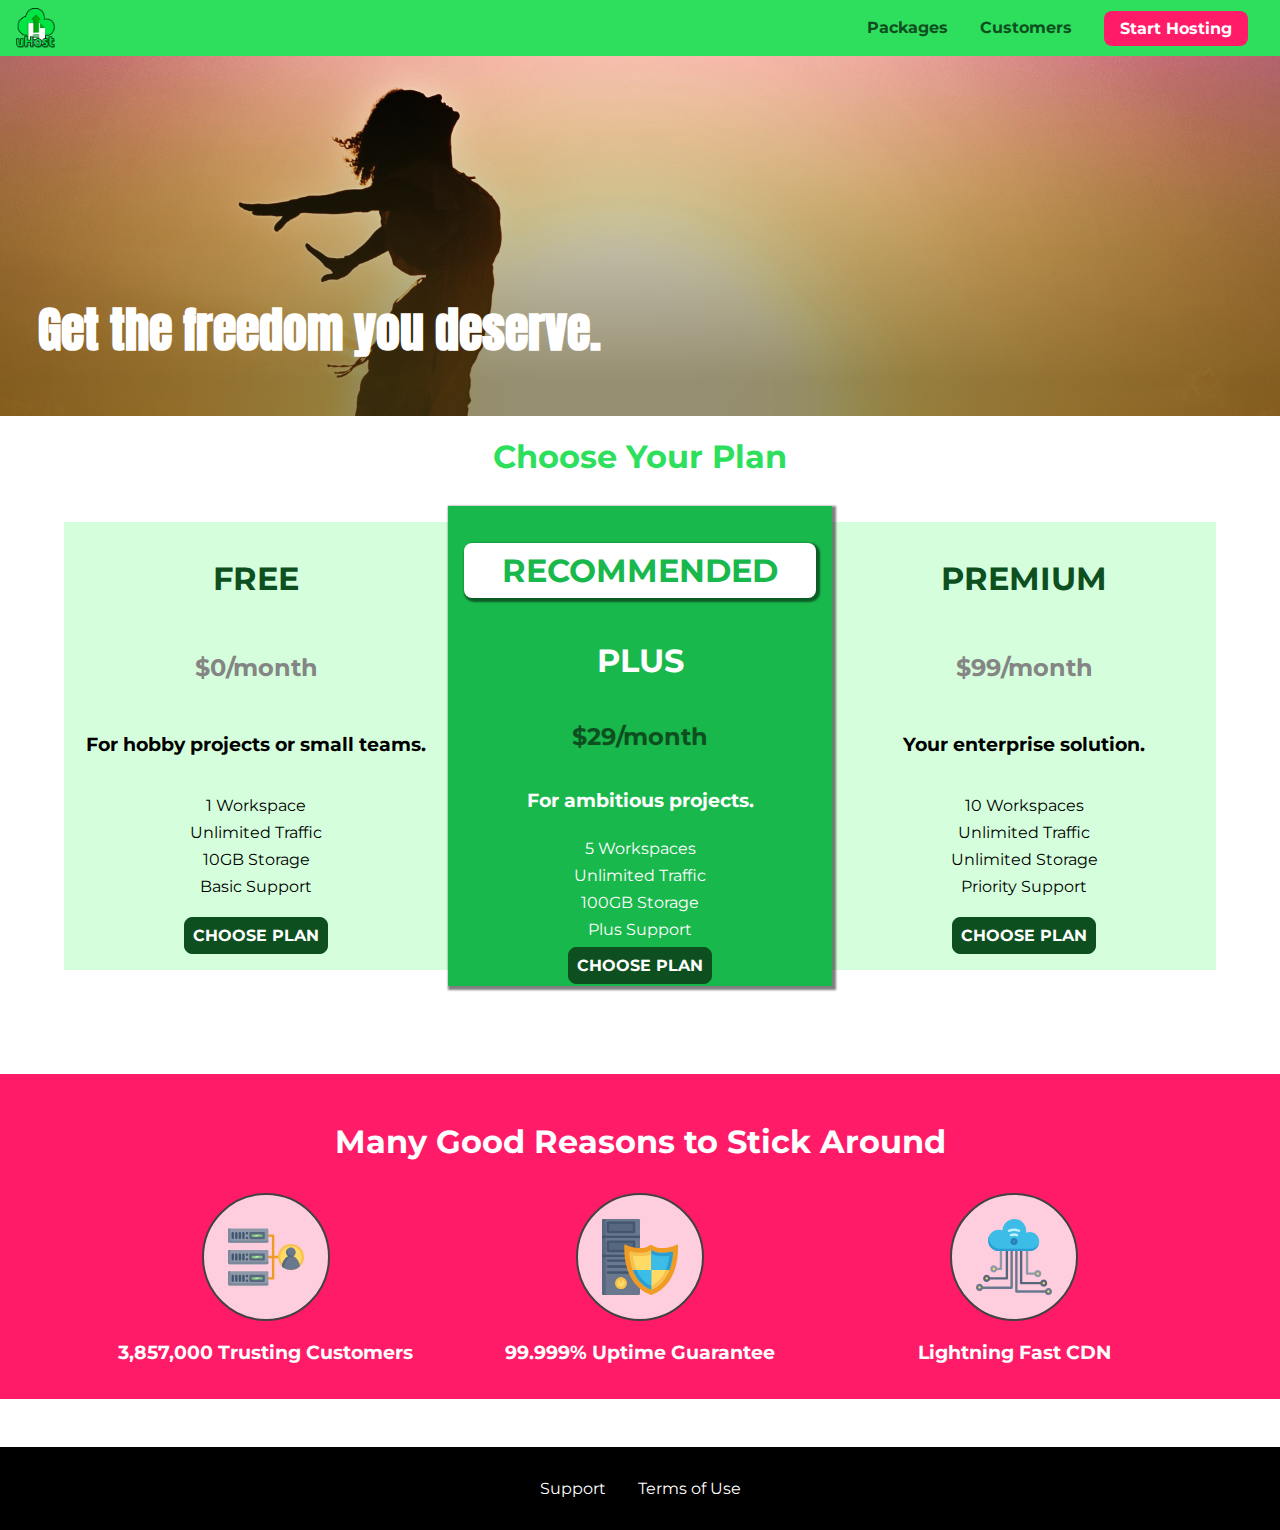
<file: index.html>
<!DOCTYPE html>
<html lang="en">
  <head>
    <meta charset="UTF-8" />
    <meta http-equiv="X-UA-Compatible" content="ie=edge" />
    <meta name="viewport" content="width=device-width, initial-scale=1.0" />
    <title>uHost</title>
    <link rel="shortcut icon" href="favicon.png" />
    <link
      href="https://fonts.googleapis.com/css?family=Anton"
      rel="stylesheet"
    />
    <link
      href="https://fonts.googleapis.com/css?family=Montserrat:400,700"
      rel="stylesheet"
    />
    <link rel="stylesheet" href="shared.css" />
    <link rel="stylesheet" href="main.css" />
  </head>

  <body>
    <div class="backdrop"></div>
    <div class="modal">
      <h1 class="modal__title">Do you want to continue?</h1>
      <div class="modal__actions">
        <a href="start-hosting/index.html" class="modal__action">Yes!</a>
        <button class="modal__action modal__action--negative" type="button">
          No!
        </button>
      </div>
    </div>
    <header class="main-header">
      <div>
        <button class="toggle-button">
          <span class="toggle-button__bar"></span>
          <span class="toggle-button__bar"></span>
          <span class="toggle-button__bar"></span>
        </button>
        <a href="index.html" class="main-header__brand">
          <img src="images/uhost-icon.png" alt="uHost" />
        </a>
      </div>
      <nav class="main-nav">
        <ul class="main-nav__items">
          <li class="main-nav__item">
            <a href="packages/index.html">Packages</a>
          </li>
          <li class="main-nav__item">
            <a href="customers/index.html">Customers</a>
          </li>
          <li class="main-nav__item main-nav__item--cta">
            <a href="start-hosting/index.html">Start Hosting</a>
          </li>
        </ul>
      </nav>
    </header>
    <nav class="mobile-nav">
      <ul class="mobile-nav__items">
        <li class="mobile-nav__item">
          <a href="packages/index.html">Packages</a>
        </li>
        <li class="mobile-nav__item">
          <a href="customers/index.html">Customers</a>
        </li>
        <li class="mobile-nav__item mobile-nav__item--cta">
          <a href="start-hosting/index.html">Start Hosting</a>
        </li>
      </ul>
    </nav>
    <main>
      <section id="product-overview">
        <h1>Get the freedom you deserve.</h1>
      </section>
      <section id="plans">
        <h1 class="section-title">Choose Your Plan</h1>
        <div class="plan__list">
          <article class="plan">
            <h1 class="plan__title">FREE</h1>
            <h2 class="plan__price">$0/month</h2>
            <h3>For hobby projects or small teams.</h3>
            <ul class="plan__features">
              <li class="plan__feature">1 Workspace</li>
              <li class="plan__feature">Unlimited Traffic</li>
              <li class="plan__feature">10GB Storage</li>
              <li class="plan__feature">Basic Support</li>
            </ul>
            <div>
              <button class="button">CHOOSE PLAN</button>
            </div>
          </article>
          <article class="plan plan--highlighted">
            <h1 class="plan__annotation">RECOMMENDED</h1>
            <h1 class="plan__title">PLUS</h1>
            <h2 class="plan__price">$29/month</h2>
            <h3>For ambitious projects.</h3>
            <ul class="plan__features">
              <li class="plan__feature">5 Workspaces</li>
              <li class="plan__feature">Unlimited Traffic</li>
              <li class="plan__feature">100GB Storage</li>
              <li class="plan__feature">Plus Support</li>
            </ul>
            <div>
              <button class="button">CHOOSE PLAN</button>
            </div>
          </article>
          <article class="plan">
            <h1 class="plan__title">PREMIUM</h1>
            <h2 class="plan__price">$99/month</h2>
            <h3>Your enterprise solution.</h3>
            <ul class="plan__features">
              <li class="plan__feature">10 Workspaces</li>
              <li class="plan__feature">Unlimited Traffic</li>
              <li class="plan__feature">Unlimited Storage</li>
              <li class="plan__feature">Priority Support</li>
            </ul>
            <div>
              <button class="button">CHOOSE PLAN</button>
            </div>
          </article>
        </div>
      </section>
      <section id="key-features">
        <h1 class="section-title">Many Good Reasons to Stick Around</h1>
        <ul class="key-feature__list">
          <li class="key-feature">
            <div class="key-feature__image">
              <svg viewBox="0 0 512 512">
                <path
                  style="fill: #f09b24;"
                  d="M344,248h-32V112c0-4.418-3.582-8-8-8h-40c-4.418,0-8,3.582-8,8s3.582,8,8,8h32v128h-32  c-4.418,0-8,3.582-8,8s3.582,8,8,8h32v128h-32c-4.418,0-8,3.582-8,8s3.582,8,8,8h40c4.418,0,8-3.582,8-8V264h32c4.418,0,8-3.582,8-8  S348.418,248,344,248z"
                />
                <path
                  style="fill: #8e9aa9;"
                  d="M264,64H8c-4.418,0-8,3.582-8,8v80c0,4.418,3.582,8,8,8h256c4.418,0,8-3.582,8-8V72  C272,67.582,268.418,64,264,64z"
                />
                <path
                  style="fill: #7c899b;"
                  d="M24,144c-4.418,0-8-3.582-8-8V64H8c-4.418,0-8,3.582-8,8v80c0,4.418,3.582,8,8,8h256  c4.418,0,8-3.582,8-8v-8H24z"
                />
                <rect
                  x="152"
                  y="96"
                  style="fill: #b8e3a8;"
                  width="88"
                  height="32"
                />
                <g>
                  <polygon
                    style="fill: #7ec97d;"
                    points="152,96 152,128 166,128 198,96  "
                  />
                  <polygon
                    style="fill: #7ec97d;"
                    points="220,96 188,128 240,128 240,96  "
                  />
                </g>
                <path
                  style="fill: #56677e;"
                  d="M240,136h-88c-4.418,0-8-3.582-8-8V96c0-4.418,3.582-8,8-8h88c4.418,0,8,3.582,8,8v32  C248,132.418,244.418,136,240,136z M160,120h72v-16h-72V120z"
                />
                <g>
                  <path
                    style="fill: #435670;"
                    d="M32,136c-4.418,0-8-3.582-8-8V96c0-4.418,3.582-8,8-8s8,3.582,8,8v32C40,132.418,36.418,136,32,136z   "
                  />
                  <path
                    style="fill: #435670;"
                    d="M56,136c-4.418,0-8-3.582-8-8V96c0-4.418,3.582-8,8-8s8,3.582,8,8v32C64,132.418,60.418,136,56,136z   "
                  />
                  <path
                    style="fill: #435670;"
                    d="M80,136c-4.418,0-8-3.582-8-8V96c0-4.418,3.582-8,8-8s8,3.582,8,8v32C88,132.418,84.418,136,80,136z   "
                  />
                  <path
                    style="fill: #435670;"
                    d="M104,136c-4.418,0-8-3.582-8-8V96c0-4.418,3.582-8,8-8s8,3.582,8,8v32   C112,132.418,108.418,136,104,136z"
                  />
                  <path
                    style="fill: #435670;"
                    d="M128,105c-4.418,0-8-3.582-8-8v-1c0-4.418,3.582-8,8-8s8,3.582,8,8v1   C136,101.418,132.418,105,128,105z"
                  />
                  <path
                    style="fill: #435670;"
                    d="M128,136c-4.418,0-8-3.582-8-8v-1c0-4.418,3.582-8,8-8s8,3.582,8,8v1   C136,132.418,132.418,136,128,136z"
                  />
                </g>
                <path
                  style="fill: #8e9aa9;"
                  d="M264,208H8c-4.418,0-8,3.582-8,8v80c0,4.418,3.582,8,8,8h256c4.418,0,8-3.582,8-8v-80  C272,211.582,268.418,208,264,208z"
                />
                <path
                  style="fill: #7c899b;"
                  d="M24,288c-4.418,0-8-3.582-8-8v-72H8c-4.418,0-8,3.582-8,8v80c0,4.418,3.582,8,8,8h256  c4.418,0,8-3.582,8-8v-8H24z"
                />
                <rect
                  x="152"
                  y="240"
                  style="fill: #b8e3a8;"
                  width="88"
                  height="32"
                />
                <g>
                  <polygon
                    style="fill: #7ec97d;"
                    points="152,240 152,272 166,272 198,240  "
                  />
                  <polygon
                    style="fill: #7ec97d;"
                    points="220,240 188,272 240,272 240,240  "
                  />
                </g>
                <path
                  style="fill: #56677e;"
                  d="M240,280h-88c-4.418,0-8-3.582-8-8v-32c0-4.418,3.582-8,8-8h88c4.418,0,8,3.582,8,8v32  C248,276.418,244.418,280,240,280z M160,264h72v-16h-72V264z"
                />
                <g>
                  <path
                    style="fill: #435670;"
                    d="M32,280c-4.418,0-8-3.582-8-8v-32c0-4.418,3.582-8,8-8s8,3.582,8,8v32C40,276.418,36.418,280,32,280   z"
                  />
                  <path
                    style="fill: #435670;"
                    d="M56,280c-4.418,0-8-3.582-8-8v-32c0-4.418,3.582-8,8-8s8,3.582,8,8v32C64,276.418,60.418,280,56,280   z"
                  />
                  <path
                    style="fill: #435670;"
                    d="M80,280c-4.418,0-8-3.582-8-8v-32c0-4.418,3.582-8,8-8s8,3.582,8,8v32C88,276.418,84.418,280,80,280   z"
                  />
                  <path
                    style="fill: #435670;"
                    d="M104,280c-4.418,0-8-3.582-8-8v-32c0-4.418,3.582-8,8-8s8,3.582,8,8v32   C112,276.418,108.418,280,104,280z"
                  />
                  <path
                    style="fill: #435670;"
                    d="M128,249c-4.418,0-8-3.582-8-8v-1c0-4.418,3.582-8,8-8s8,3.582,8,8v1   C136,245.418,132.418,249,128,249z"
                  />
                  <path
                    style="fill: #435670;"
                    d="M128,280c-4.418,0-8-3.582-8-8v-1c0-4.418,3.582-8,8-8s8,3.582,8,8v1   C136,276.418,132.418,280,128,280z"
                  />
                </g>
                <path
                  style="fill: #8e9aa9;"
                  d="M264,352H8c-4.418,0-8,3.582-8,8v80c0,4.418,3.582,8,8,8h256c4.418,0,8-3.582,8-8v-80  C272,355.582,268.418,352,264,352z"
                />
                <path
                  style="fill: #7c899b;"
                  d="M24,432c-4.418,0-8-3.582-8-8v-72H8c-4.418,0-8,3.582-8,8v80c0,4.418,3.582,8,8,8h256  c4.418,0,8-3.582,8-8v-8H24z"
                />
                <rect
                  x="152"
                  y="384"
                  style="fill: #b8e3a8;"
                  width="88"
                  height="32"
                />
                <g>
                  <polygon
                    style="fill: #7ec97d;"
                    points="152,384 152,416 166,416 198,384  "
                  />
                  <polygon
                    style="fill: #7ec97d;"
                    points="220,384 188,416 240,416 240,384  "
                  />
                </g>
                <path
                  style="fill: #56677e;"
                  d="M240,424h-88c-4.418,0-8-3.582-8-8v-32c0-4.418,3.582-8,8-8h88c4.418,0,8,3.582,8,8v32  C248,420.418,244.418,424,240,424z M160,408h72v-16h-72V408z"
                />
                <g>
                  <path
                    style="fill: #435670;"
                    d="M32,424c-4.418,0-8-3.582-8-8v-32c0-4.418,3.582-8,8-8s8,3.582,8,8v32C40,420.418,36.418,424,32,424   z"
                  />
                  <path
                    style="fill: #435670;"
                    d="M56,424c-4.418,0-8-3.582-8-8v-32c0-4.418,3.582-8,8-8s8,3.582,8,8v32C64,420.418,60.418,424,56,424   z"
                  />
                  <path
                    style="fill: #435670;"
                    d="M80,424c-4.418,0-8-3.582-8-8v-32c0-4.418,3.582-8,8-8s8,3.582,8,8v32C88,420.418,84.418,424,80,424   z"
                  />
                  <path
                    style="fill: #435670;"
                    d="M104,424c-4.418,0-8-3.582-8-8v-32c0-4.418,3.582-8,8-8s8,3.582,8,8v32   C112,420.418,108.418,424,104,424z"
                  />
                  <path
                    style="fill: #435670;"
                    d="M128,393c-4.418,0-8-3.582-8-8v-1c0-4.418,3.582-8,8-8s8,3.582,8,8v1   C136,389.418,132.418,393,128,393z"
                  />
                  <path
                    style="fill: #435670;"
                    d="M128,424c-4.418,0-8-3.582-8-8v-1c0-4.418,3.582-8,8-8s8,3.582,8,8v1   C136,420.418,132.418,424,128,424z"
                  />
                </g>
                <path
                  style="fill: #f7c14d;"
                  d="M424,168c-48.523,0-88,39.477-88,88s39.477,88,88,88s88-39.477,88-88S472.523,168,424,168z"
                />
                <path
                  style="fill: #ffdb66;"
                  d="M424,184c-39.701,0-72,32.299-72,72s32.299,72,72,72s72-32.299,72-72S463.701,184,424,184z"
                />
                <path
                  style="fill: #69788d;"
                  d="M484.893,314.16C476.393,274.588,451.922,248,424,248s-52.393,26.588-60.893,66.16  c-0.605,2.82,0.354,5.749,2.511,7.664C381.731,336.124,402.465,344,424,344s42.269-7.876,58.381-22.176  C484.539,319.909,485.498,316.98,484.893,314.16z"
                />
                <path
                  style="fill: #56677e;"
                  d="M434.053,249.171C430.768,248.403,427.411,248,424,248c-27.922,0-52.393,26.588-60.893,66.16  c-0.605,2.82,0.354,5.749,2.511,7.664c3.383,3.002,6.979,5.703,10.734,8.125C384.904,286.243,407.373,255.378,434.053,249.171z"
                />
                <path
                  style="fill: #69788d;"
                  d="M424,192c-17.645,0-32,14.355-32,32s14.355,32,32,32s32-14.355,32-32S441.645,192,424,192z"
                />
                <path
                  style="fill: #56677e;"
                  d="M432,248c-17.645,0-32-14.355-32-32c0-6.783,2.128-13.076,5.742-18.258  C397.444,203.53,392,213.138,392,224c0,17.645,14.355,32,32,32c10.862,0,20.471-5.444,26.258-13.742  C445.076,245.872,438.783,248,432,248z"
                />
              </svg>
            </div>
            <p class="key-feature__description">3,857,000 Trusting Customers</p>
          </li>
          <li class="key-feature">
            <div class="key-feature__image">
              <svg viewBox="0 0 512 512">
                <path
                  style="fill: #69788d;"
                  d="M248,0H8C3.582,0,0,3.582,0,8v496c0,4.418,3.582,8,8,8h240c4.418,0,8-3.582,8-8V8  C256,3.582,252.418,0,248,0z"
                />
                <path
                  style="fill: #56677e;"
                  d="M24,504V8c0-4.418,3.582-8,8-8H8C3.582,0,0,3.582,0,8v496c0,4.418,3.582,8,8,8h24  C27.582,512,24,508.418,24,504z"
                />
                <g>
                  <rect
                    x="0"
                    y="112"
                    style="fill: #435670;"
                    width="256"
                    height="16"
                  />
                  <rect
                    x="0"
                    y="240"
                    style="fill: #435670;"
                    width="256"
                    height="16"
                  />
                </g>
                <path
                  style="fill: #f7c14d;"
                  d="M128,392c-22.056,0-40,17.944-40,40s17.944,40,40,40s40-17.944,40-40S150.056,392,128,392z"
                />
                <path
                  style="fill: #ffdb66;"
                  d="M128,408c-13.233,0-24,10.767-24,24s10.767,24,24,24s24-10.767,24-24S141.233,408,128,408z"
                />
                <path
                  style="fill: #f7c14d;"
                  d="M128,392c-2.739,0-5.414,0.278-8,0.805V424c0,4.418,3.582,8,8,8c4.418,0,8-3.582,8-8v-31.195  C133.414,392.278,130.739,392,128,392z"
                />
                <g>
                  <path
                    style="fill: #435670;"
                    d="M216,288H40c-4.418,0-8-3.582-8-8s3.582-8,8-8h176c4.418,0,8,3.582,8,8S220.418,288,216,288z"
                  />
                  <path
                    style="fill: #435670;"
                    d="M216,328H40c-4.418,0-8-3.582-8-8s3.582-8,8-8h176c4.418,0,8,3.582,8,8S220.418,328,216,328z"
                  />
                  <path
                    style="fill: #435670;"
                    d="M216,368H40c-4.418,0-8-3.582-8-8s3.582-8,8-8h176c4.418,0,8,3.582,8,8S220.418,368,216,368z"
                  />
                  <path
                    style="fill: #435670;"
                    d="M216,16H40c-4.418,0-8,3.582-8,8v64c0,4.418,3.582,8,8,8h176c4.418,0,8-3.582,8-8V24   C224,19.582,220.418,16,216,16z"
                  />
                </g>
                <rect
                  x="48"
                  y="32"
                  style="fill: #56677e;"
                  width="160"
                  height="48"
                />
                <path
                  style="fill: #435670;"
                  d="M216,144H40c-4.418,0-8,3.582-8,8v64c0,4.418,3.582,8,8,8h176c4.418,0,8-3.582,8-8v-64  C224,147.582,220.418,144,216,144z"
                />
                <rect
                  x="48"
                  y="160"
                  style="fill: #56677e;"
                  width="160"
                  height="48"
                />
                <path
                  style="fill: #f09b24;"
                  d="M511.747,180.237c-0.194-6.537-8.107-10.107-13.135-5.894c-5.6,4.693-42.904,21.282-98.514,21.282  c-33.45,0-64.625-20.999-64.929-21.206c-2.9-1.991-6.764-1.85-9.512,0.346c-2.677,2.135-27.201,20.86-63.793,20.86  c-55.607,0-92.914-16.589-98.515-21.282c-5.028-4.211-12.941-0.645-13.135,5.894c-1.634,54.834,4.655,105.941,18.693,151.903  c12.096,39.604,29.759,74.047,52.497,102.373c27.538,34.304,62.743,59.882,104.66,76.045c3.069,1.918,6.757,1.921,9.83,0  c41.917-16.163,77.122-41.741,104.66-76.045c22.738-28.326,40.401-62.77,52.497-102.373  C507.092,286.179,513.381,235.071,511.747,180.237z"
                />
                <path
                  style="fill: #f7c14d;"
                  d="M476.21,221.226c-1.953-1.631-4.568-2.235-7.036-1.628c-21.686,5.327-44.926,8.028-69.075,8.028  c-25.926,0-49.633-8.975-64.955-16.504c-2.307-1.134-5.016-1.091-7.284,0.116c-14.059,7.477-36.919,16.388-65.994,16.388  c-24.153,0-47.394-2.701-69.075-8.028c-5.155-1.268-10.221,2.966-9.894,8.261c2.077,33.693,7.668,65.635,16.616,94.935  c22.774,74.565,66.139,126.334,128.888,153.868c2.032,0.891,4.397,0.891,6.43,0c61.777-27.107,104.716-78.876,127.62-153.868  c8.948-29.3,14.539-61.241,16.616-94.935C479.224,225.319,478.163,222.856,476.21,221.226z"
                />
                <path
                  style="fill: #ffdb66;"
                  d="M331.609,451.727c-52.604-25.289-89.304-70.987-109.144-135.944  c-6.532-21.39-11.162-44.336-13.82-68.447c17.133,2.852,34.952,4.291,53.22,4.291c29.394,0,53.376-7.793,69.978-15.561  c17.44,7.736,41.656,15.561,68.256,15.561c18.267,0,36.085-1.439,53.219-4.291c-2.659,24.112-7.288,47.06-13.82,68.448  C419.545,381.108,383.27,426.805,331.609,451.727z"
                />
                <g>
                  <path
                    style="fill: #2c9dd4;"
                    d="M479.066,227.858c0.157-2.539-0.903-5.002-2.856-6.633s-4.568-2.235-7.036-1.628   c-21.686,5.327-44.926,8.028-69.075,8.028c-25.926,0-49.633-8.975-64.955-16.504c-1.057-0.52-2.2-0.78-3.345-0.806l-0.072,133.351   h123.601c2.556-6.746,4.933-13.702,7.123-20.874C471.398,293.493,476.989,261.552,479.066,227.858z"
                  />
                  <path
                    style="fill: #2c9dd4;"
                    d="M206.658,343.667c24.153,63.42,65.028,108.108,121.743,132.995c1.031,0.452,2.147,0.673,3.263,0.666   l0.063-133.661H206.658z"
                  />
                </g>
                <g>
                  <path
                    style="fill: #3cbde8;"
                    d="M439.497,315.783c6.532-21.389,11.161-44.336,13.82-68.448c-17.134,2.852-34.952,4.291-53.219,4.291   c-26.6,0-50.815-7.824-68.256-15.561l-0.116,107.601h97.758C433.179,334.807,436.524,325.518,439.497,315.783z"
                  />
                  <path
                    style="fill: #3cbde8;"
                    d="M232.523,343.667c21.144,50.298,54.363,86.56,99.087,108.06l0.117-108.06H232.523z"
                  />
                </g>
              </svg>
            </div>
            <p class="key-feature__description">99.999% Uptime Guarantee</p>
          </li>
          <li class="key-feature">
            <div class="key-feature__image">
              <svg viewBox="0 0 512 512">
                <path
                  style="fill: #8e9aa9;"
                  d="M168,200c-4.418,0-8,3.582-8,8v120h-17.376c-3.302-9.311-12.194-16-22.624-16  c-13.234,0-24,10.767-24,24s10.766,24,24,24c10.429,0,19.321-6.689,22.624-16H168c4.418,0,8-3.582,8-8V208  C176,203.582,172.418,200,168,200z"
                />
                <path
                  style="fill: #ffdb66;"
                  d="M120,328c-4.411,0-8,3.589-8,8s3.589,8,8,8s8-3.589,8-8S124.411,328,120,328z"
                />
                <path
                  style="fill: #56677e;"
                  d="M208,200c-4.418,0-8,3.582-8,8v184H94.624C91.322,382.689,82.43,376,72,376  c-13.234,0-24,10.767-24,24s10.766,24,24,24c10.429,0,19.321-6.689,22.624-16H208c4.418,0,8-3.582,8-8V208  C216,203.582,212.418,200,208,200z"
                />
                <path
                  style="fill: #ffdb66;"
                  d="M72,392c-4.411,0-8,3.589-8,8s3.589,8,8,8s8-3.589,8-8S76.411,392,72,392z"
                />
                <path
                  style="fill: #69788d;"
                  d="M240,208c-4.418,0-8,3.582-8,8v239H47.24c-2.671-10.34-12.078-18-23.24-18c-13.234,0-24,10.767-24,24  s10.766,24,24,24c9.666,0,18.009-5.747,21.809-14H240c4.418,0,8-3.582,8-8V216C248,211.582,244.418,208,240,208z"
                />
                <path
                  style="fill: #ffdb66;"
                  d="M24,453c-4.411,0-8,3.589-8,8s3.589,8,8,8s8-3.589,8-8S28.411,453,24,453z"
                />
                <path
                  style="fill: #69788d;"
                  d="M488,464c-10.429,0-19.321,6.689-22.624,16H280V208c0-4.418-3.582-8-8-8s-8,3.582-8,8v280  c0,4.418,3.582,8,8,8h193.376c3.302,9.311,12.194,16,22.624,16c13.234,0,24-10.767,24-24S501.234,464,488,464z"
                />
                <path
                  style="fill: #ffdb66;"
                  d="M488,480c-4.411,0-8,3.589-8,8s3.589,8,8,8s8-3.589,8-8S492.411,480,488,480z"
                />
                <path
                  style="fill: #56677e;"
                  d="M456,408c-10.429,0-19.321,6.689-22.624,16H312V208c0-4.418-3.582-8-8-8s-8,3.582-8,8v224  c0,4.418,3.582,8,8,8h129.376c3.302,9.311,12.194,16,22.624,16c13.234,0,24-10.767,24-24S469.234,408,456,408z"
                />
                <path
                  style="fill: #ffdb66;"
                  d="M456,424c-4.411,0-8,3.589-8,8s3.589,8,8,8s8-3.589,8-8S460.411,424,456,424z"
                />
                <path
                  style="fill: #8e9aa9;"
                  d="M416,344c-10.429,0-19.321,6.689-22.624,16H352V208c0-4.418-3.582-8-8-8s-8,3.582-8,8v160  c0,4.418,3.582,8,8,8h49.376c3.302,9.311,12.194,16,22.624,16c13.234,0,24-10.767,24-24S429.234,344,416,344z"
                />
                <path
                  style="fill: #ffdb66;"
                  d="M416,360c-4.411,0-8,3.589-8,8s3.589,8,8,8s8-3.589,8-8S420.411,360,416,360z"
                />
                <path
                  style="fill: #3cbde8;"
                  d="M362,88c-8.741,0-17.231,1.751-25.06,5.085C337.646,88.797,338,84.43,338,80  c0-44.112-35.888-80-80-80c-42.823,0-77.895,33.816-79.909,76.149C170.393,73.415,162.244,72,154,72c-39.701,0-72,32.299-72,72  s32.299,72,72,72h208c35.29,0,64-28.71,64-64S397.29,88,362,88z"
                />
                <path
                  style="fill: #2c9dd4;"
                  d="M368,200H160c-39.701,0-72-32.299-72-72c0-5.863,0.721-11.559,2.05-17.019  C84.918,120.88,82,132.102,82,144c0,39.701,32.299,72,72,72h208c30.389,0,55.88-21.296,62.379-49.743  C413.565,186.327,392.352,200,368,200z"
                />
                <path
                  style="fill: #2a7db5;"
                  d="M256,128c-13.234,0-24,10.767-24,24s10.766,24,24,24c13.233,0,24-10.767,24-24S269.233,128,256,128z"
                />
                <path
                  style="fill: #2c9dd4;"
                  d="M256,144c-4.411,0-8,3.589-8,8s3.589,8,8,8c4.411,0,8-3.589,8-8S260.411,144,256,144z"
                />
                <g>
                  <path
                    style="fill: #c5f1fa;"
                    d="M221.755,87.695c-2.994,0-5.864-1.688-7.233-4.572c-1.894-3.991-0.194-8.763,3.798-10.657   C230.157,66.849,242.834,64,256,64c13.166,0,25.844,2.849,37.68,8.466c3.992,1.895,5.692,6.666,3.798,10.657   s-6.666,5.692-10.657,3.798C277.144,82.328,266.774,80,256,80c-10.774,0-21.144,2.328-30.821,6.921   C224.072,87.446,222.904,87.695,221.755,87.695z"
                  />
                  <path
                    style="fill: #c5f1fa;"
                    d="M276.545,116.618c-1.148,0-2.316-0.249-3.424-0.774C267.745,113.293,261.985,112,256,112   c-5.985,0-11.745,1.293-17.121,3.844c-3.991,1.895-8.763,0.192-10.657-3.798c-1.894-3.992-0.193-8.764,3.798-10.657   C239.557,97.813,247.625,96,256,96c8.376,0,16.444,1.813,23.98,5.389c3.991,1.894,5.692,6.665,3.798,10.657   C282.41,114.93,279.539,116.618,276.545,116.618z"
                  />
                </g>
              </svg>
            </div>
            <p class="key-feature__description">Lightning Fast CDN</p>
          </li>
        </ul>
      </section>
    </main>
    <footer class="main-footer">
      <nav>
        <ul class="main-footer__links">
          <li class="main-footer__link">
            <a href="#">Support</a>
          </li>
          <li class="main-footer__link">
            <a href="#">Terms of Use</a>
          </li>
        </ul>
      </nav>
    </footer>
    <script src="shared.js"></script>
  </body>
</html>
</file>
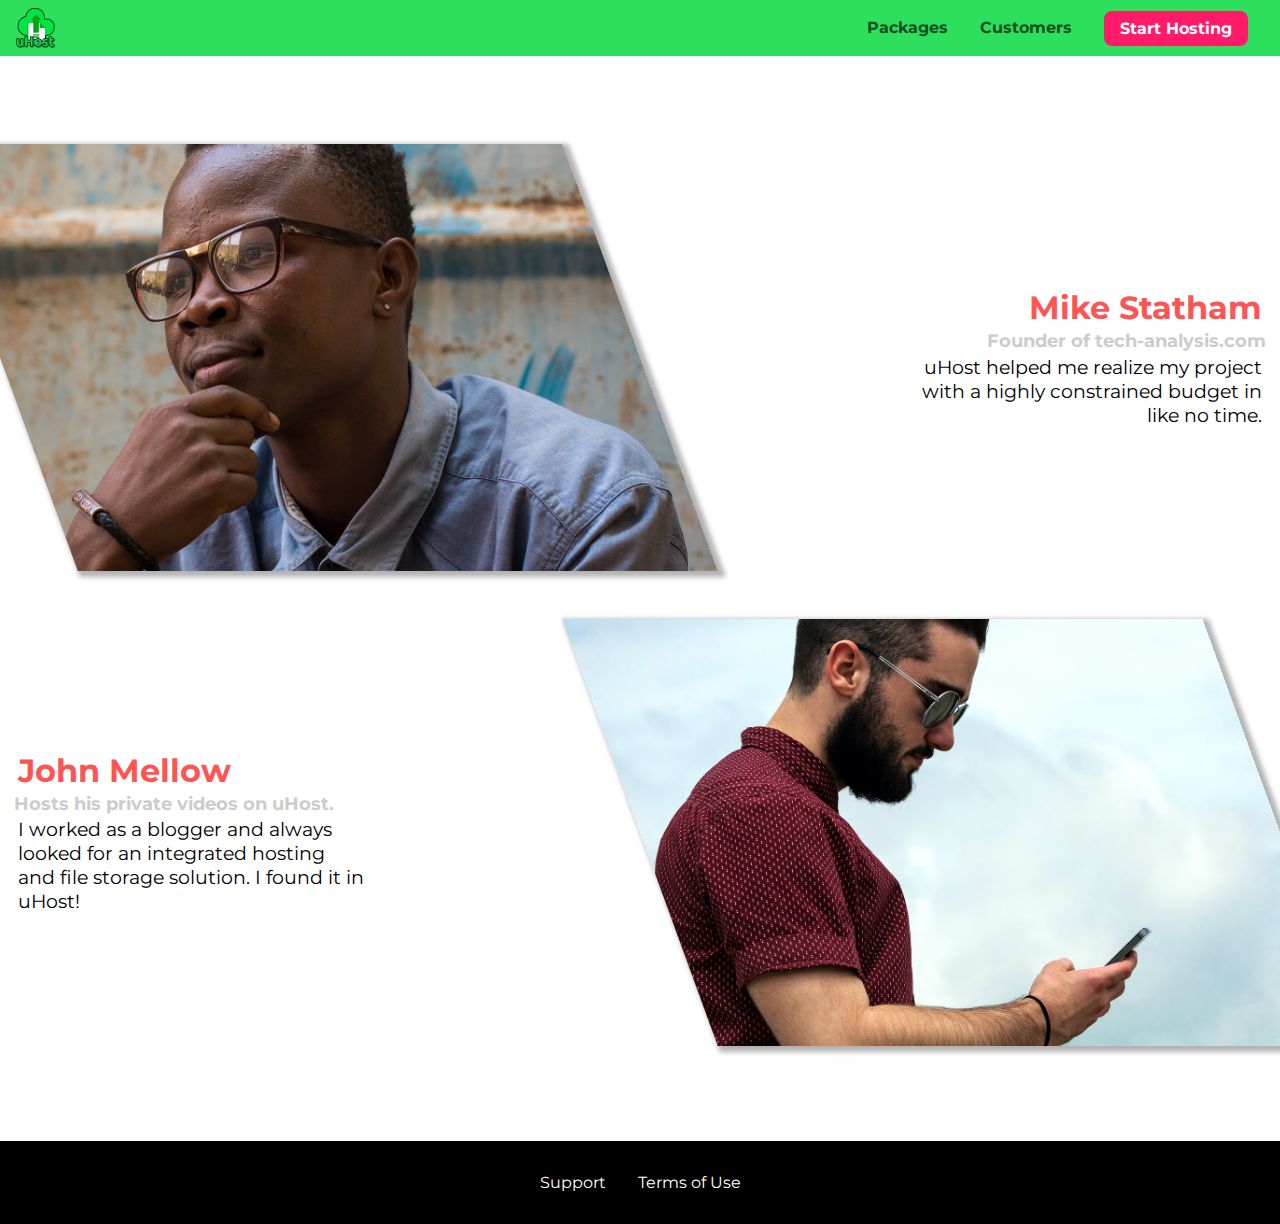
<file: customers/index.html>
<!DOCTYPE html>
<html lang="en">
  <head>
    <meta charset="UTF-8" />
    <meta name="viewport" content="width=device-width, initial-scale=1.0" />
    <meta http-equiv="X-UA-Compatible" content="ie=edge" />
    <meta name="viewport" content="width=device-width, initial-scale=1.0" />
    <title>uHost Customers</title>
    <link rel="shortcut icon" href="../favicon.png" />
    <link rel="stylesheet" href="../shared.css" />
    <link rel="stylesheet" href="customers.css" />
  </head>

  <body>
    <div class="backdrop"></div>
    <header class="main-header">
      <div>
        <button class="toggle-button">
          <span class="toggle-button__bar"></span>
          <span class="toggle-button__bar"></span>
          <span class="toggle-button__bar"></span>
        </button>
        <a href="../index.html" class="main-header__brand">
          <img src="../images/uhost-icon.png" alt="uHost" />
        </a>
      </div>
      <nav class="main-nav">
        <ul class="main-nav__items">
          <li class="main-nav__item">
            <a href="../packages/index.html">Packages</a>
          </li>
          <li class="main-nav__item">
            <a href="index.html">Customers</a>
          </li>
          <li class="main-nav__item main-nav__item--cta">
            <a href="../start-hosting/index.html">Start Hosting</a>
          </li>
        </ul>
      </nav>
    </header>
    <nav class="mobile-nav">
      <ul class="mobile-nav__items">
        <li class="mobile-nav__item">
          <a href="../packages/index.html">Packages</a>
        </li>
        <li class="mobile-nav__item">
          <a href="index.html">Customers</a>
        </li>
        <li class="mobile-nav__item mobile-nav__item--cta">
          <a href="../start-hosting/index.html">Start Hosting</a>
        </li>
      </ul>
    </nav>
    <main>
      <div>
        <div class="testimonial" id="customer-1">
          <div class="testimonial__image-container">
            <img
              src="../images/customer-1.jpg"
              alt="Mike Statham - Customer"
              class="testimonial__image"
            />
          </div>
          <div class="testimonial__info">
            <h1 class="testimonial__name">Mike Statham</h1>
            <h2 class="testimonial__subtitle">
              Founder of
              <a href="tech-analysis.com">tech-analysis.com</a>
            </h2>
            <p class="testimonial__text">
              uHost helped me realize my project with a highly constrained
              budget in like no time.
            </p>
          </div>
        </div>
        <div class="testimonial" id="customer-2">
          <div class="testimonial__info">
            <h1 class="testimonial__name">John Mellow</h1>
            <h2 class="testimonial__subtitle">
              Hosts his private videos on uHost.
            </h2>
            <p class="testimonial__text">
              I worked as a blogger and always looked for an integrated hosting
              and file storage solution. I found it in uHost!
            </p>
          </div>
          <div class="testimonial__image-container">
            <img
              src="../images/customer-2.jpg"
              alt="John Mellow - Customer"
              class="testimonial__image"
            />
          </div>
        </div>
      </div>
    </main>
    <footer class="main-footer">
      <nav>
        <ul class="main-footer__links">
          <li class="main-footer__link">
            <a href="#">Support</a>
          </li>
          <li class="main-footer__link">
            <a href="#">Terms of Use</a>
          </li>
        </ul>
      </nav>
    </footer>
    <script src="../shared.js"></script>
  </body>
</html>
</file>
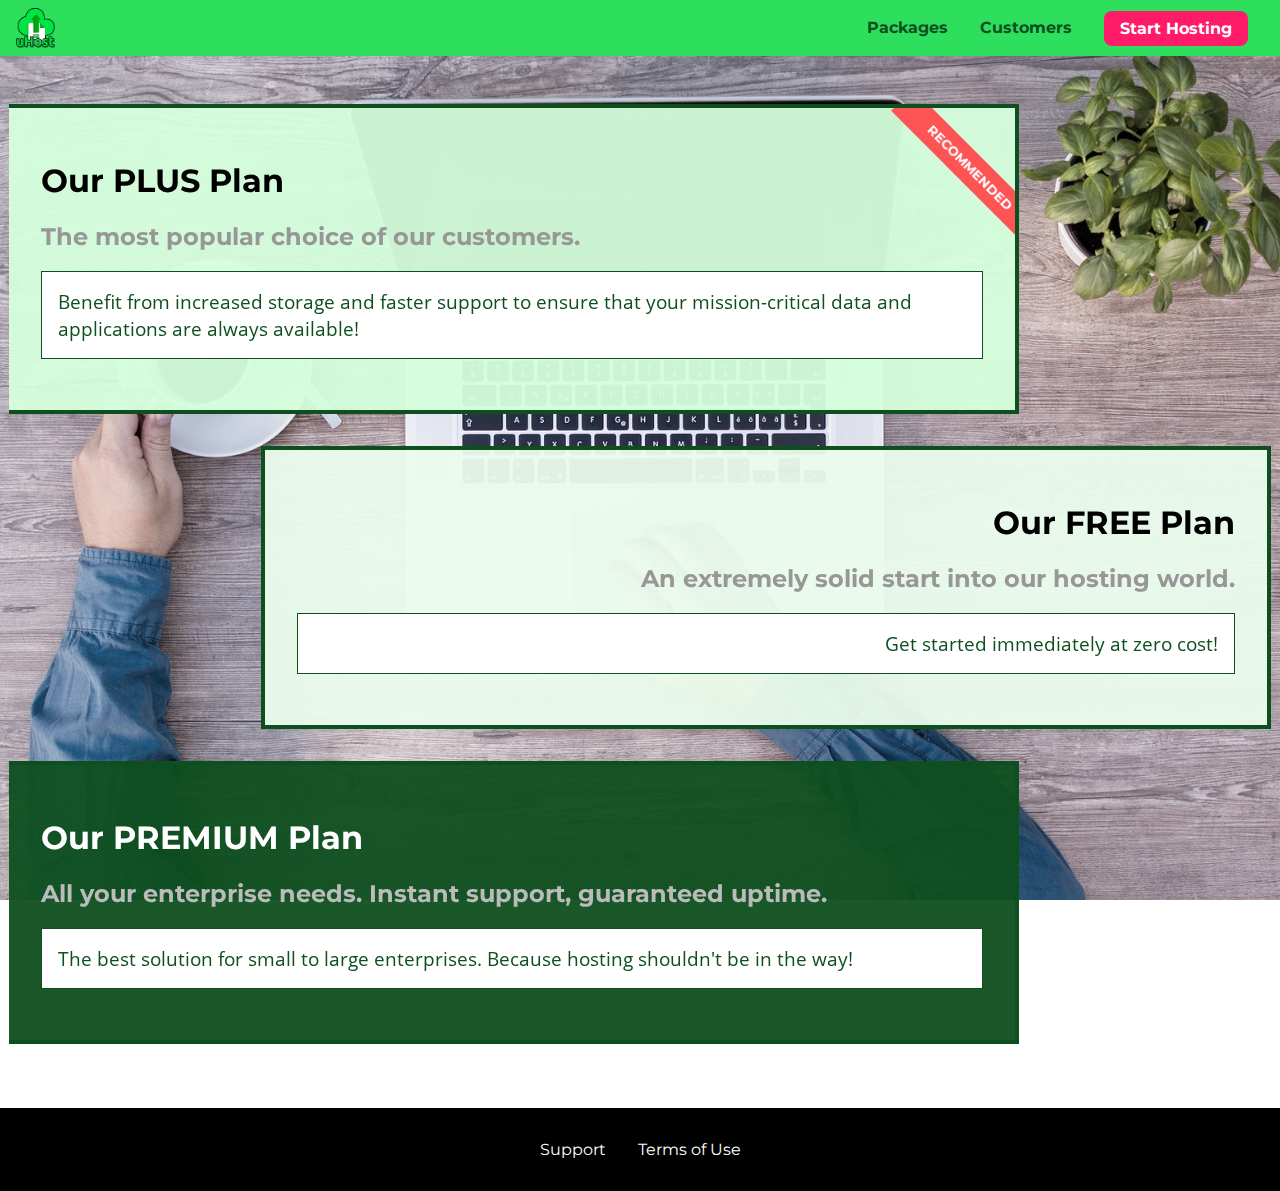
<file: packages/index.html>
<!DOCTYPE html>
<html lang="en">
  <head>
    <meta charset="UTF-8" />
    <meta http-equiv="X-UA-Compatible" content="ie=edge" />
    <meta name="viewport" content="width=device-width, initial-scale=1.0" />
    <title>uHost</title>
    <link rel="shortcut icon" href="favicon.png" />
    <link
      href="https://fonts.googleapis.com/css?family=Montserrat:400,700"
      rel="stylesheet"
    />
    <link rel="stylesheet" href="../shared.css" />
    <link rel="stylesheet" href="packages.css" />
  </head>

  <body>
    <div class="backdrop"></div>
    <div class="background"></div>
    <header class="main-header">
      <div>
        <button class="toggle-button">
          <span class="toggle-button__bar"></span>
          <span class="toggle-button__bar"></span>
          <span class="toggle-button__bar"></span>
        </button>
        <a href="../index.html" class="main-header__brand">
          <img src="../images/uhost-icon.png" alt="uHost" />
        </a>
      </div>
      <nav class="main-nav">
        <ul class="main-nav__items">
          <li class="main-nav__item">
            <a href="index.html">Packages</a>
          </li>
          <li class="main-nav__item">
            <a href="../customers/index.html">Customers</a>
          </li>
          <li class="main-nav__item main-nav__item--cta">
            <a href="../start-hosting/index.html">Start Hosting</a>
          </li>
        </ul>
      </nav>
    </header>
    <nav class="mobile-nav">
      <ul class="mobile-nav__items">
        <li class="mobile-nav__item">
          <a href="index.html">Packages</a>
        </li>
        <li class="mobile-nav__item">
          <a href="../customers/index.html">Customers</a>
        </li>
        <li class="mobile-nav__item mobile-nav__item--cta">
          <a href="start-hosting/index.html">Start Hosting</a>
        </li>
      </ul>
    </nav>
    <main>
      <section class="package" id="plus">
        <a href="#">
          <h1 class="package__title">Our PLUS Plan</h1>
          <h2 class="package__badge">RECOMMENDED</h2>
          <h2 class="package__subtitle">
            The most popular choice of our customers.
          </h2>
          <p class="package__info">
            Benefit from increased storage and faster support to ensure that
            your mission-critical data and applications are always available!
          </p>
        </a>
      </section>
      <section class="package" id="free">
        <a href="#">
          <h1 class="package__title">Our FREE Plan</h1>
          <h2 class="package__subtitle">
            An extremely solid start into our hosting world.
          </h2>
          <p class="package__info">Get started immediately at zero cost!</p>
        </a>
      </section>
      <div class="clearfix"></div>
      <section class="package" id="premium">
        <a href="#">
          <h1 class="package__title">Our PREMIUM Plan</h1>
          <h2 class="package__subtitle">
            All your enterprise needs. Instant support, guaranteed uptime.
          </h2>
          <p class="package__info">
            The best solution for small to large enterprises. Because hosting
            shouldn't be in the way!
          </p>
        </a>
      </section>
    </main>
    <footer class="main-footer">
      <nav>
        <ul class="main-footer__links">
          <li class="main-footer__link">
            <a href="#">Support</a>
          </li>
          <li class="main-footer__link">
            <a href="#">Terms of Use</a>
          </li>
        </ul>
      </nav>
    </footer>
    <script src="../shared.js"></script>
  </body>
</html>
</file>
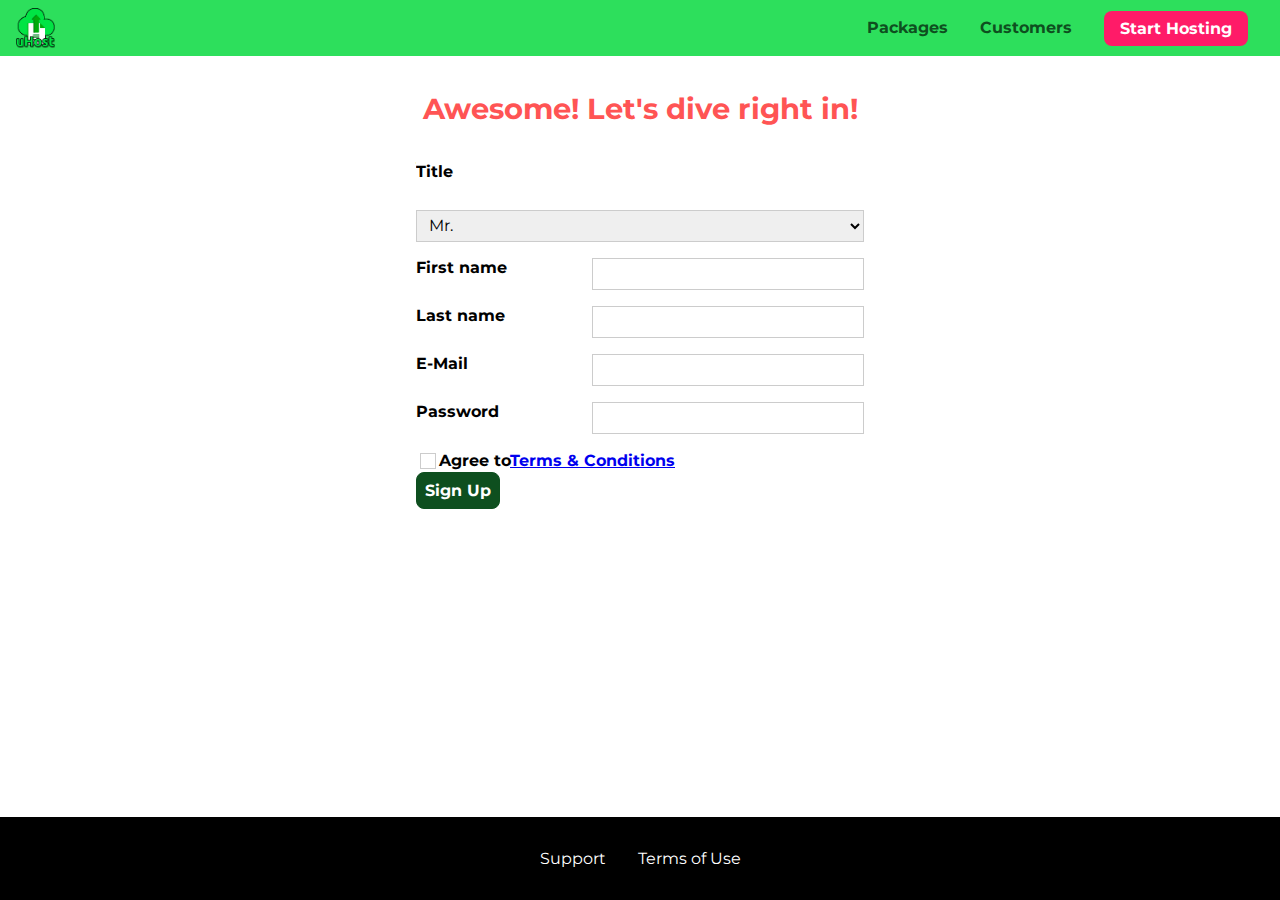
<file: start-hosting/index.html>
<!DOCTYPE html>
<html lang="en">
  <head>
    <meta charset="UTF-8" />
    <meta name="viewport" content="width=device-width, initial-scale=1.0" />
    <meta http-equiv="X-UA-Compatible" content="ie=edge" />
    <title>uHost Signup</title>
    <link rel="shortcut icon" href="../favicon.png" />
    <link rel="stylesheet" href="../shared.css" />
    <link rel="stylesheet" href="start-hosting.css" />
  </head>

  <body>
    <div class="backdrop"></div>
    <header class="main-header">
      <div>
        <button class="toggle-button">
          <span class="toggle-button__bar"></span>
          <span class="toggle-button__bar"></span>
          <span class="toggle-button__bar"></span>
        </button>
        <a href="../index.html" class="main-header__brand">
          <img
            src="../images/uhost-icon.png"
            alt="uHost - Your favorite hosting company"
          />
        </a>
      </div>
      <nav class="main-nav">
        <ul class="main-nav__items">
          <li class="main-nav__item">
            <a href="../packages/index.html">Packages</a>
          </li>
          <li class="main-nav__item">
            <a href="../customers/index.html">Customers</a>
          </li>
          <li class="main-nav__item main-nav__item--cta">
            <a href="index.html">Start Hosting</a>
          </li>
        </ul>
      </nav>
    </header>
    <nav class="mobile-nav">
      <ul class="mobile-nav__items">
        <li class="mobile-nav__item">
          <a href="../packages/index.html">Packages</a>
        </li>
        <li class="mobile-nav__item">
          <a href="../customers/index.html">Customers</a>
        </li>
        <li class="mobile-nav__item mobile-nav__item--cta">
          <a href="index.html">Start Hosting</a>
        </li>
      </ul>
    </nav>
    <main class="signup-page">
      <h1 class="signup-title">Awesome! Let's dive right in!</h1>
      <form action="index.html" class="signup-form">
        <label for="title">Title</label>
        <select id="title">
          <option value="mr">Mr.</option>
          <option value="ms">Ms.</option>
        </select>
        <label for="first-name">First name</label>
        <input type="text" id="first-name" />
        <label for="last-name">Last name</label>
        <input type="text" id="last-name" />
        <label for="email">E-Mail</label>
        <input type="email" id="email" />
        <label for="password">Password</label>
        <input type="password" id="password" />
        <div class="signup-form__checkbox">
          <input type="checkbox" id="agree-terms" /><label for="agree-terms"
            >Agree to<a href="#">Terms &amp; Conditions</a></label
          >
          <button type="submit" class="button">Sign Up</button>
        </div>
      </form>
    </main>
    <footer class="main-footer">
      <nav>
        <ul class="main-footer__links">
          <li class="main-footer__link">
            <a href="#">Support</a>
          </li>
          <li class="main-footer__link">
            <a href="#">Terms of Use</a>
          </li>
        </ul>
      </nav>
    </footer>
    <script src="../shared.js"></script>
  </body>
</html>
</file>
<file: shared.css>
@import url("https://fonts.googleapis.com/css2?family=Dancing+Script&display=swap");
@import url("https://fonts.googleapis.com/css2?family=Anton");
@import url("https://fonts.googleapis.com/css2?family=Montserrat");

:root {
  --dark-green: #0e4f1f;
  --highlight-color: #ff1b68;
}

* {
  box-sizing: border-box;
}

html {
  height: 100%;
}

body {
  font-family: "Montserrat", sans-serif;
  margin: 0;
  padding-top: 3.5rem;
}

@supports (display: grid) {
  body {
    margin: 0;
    display: grid;
    grid-template-rows: 3.5rem auto fit-content(8rem);
    padding-top: 0rem;
    height: 100%;
    grid-template-areas:
      "header"
      "main"
      "footer";
    height: 100%;
  }
}

main {
  /* min-height: calc(100vh - 3.5rem - 8rem); */
  /* margin-top: 3.5rem; */
  /* grid-row: 2 / 3; */
  grid-area: main;
}

.backdrop {
  display: none;
  position: fixed;
  opacity: 0;
  top: 0;
  left: 0;
  z-index: 100;
  width: 100vw;
  height: 100vh;
  background: rgba(0, 0, 0, 0.5);
  transition: opacity 2s linear;
}

.main-header {
  width: 100%;
  position: fixed;
  top: 0;
  left: 0;
  background: #2ddf5c;
  padding: 0.5rem 1rem;
  z-index: 60;
  display: flex;
  align-items: center;
  justify-content: space-between;
}

.toggle-button {
  width: 3rem;
  background: transparent;
  border: none;
  cursor: pointer;
  padding-top: 0;
  padding-bottom: 0;
  vertical-align: middle;
}

.toggle-button:focus {
  outline: none;
}

.toggle-button__bar {
  width: 100%;
  height: 0.2rem;
  background: black;
  display: block;
  margin: 0.6rem 0;
}

.main-header__brand {
  color: var(--dark-green);
  text-decoration: none;
  font-weight: bold;
}

.main-header__brand img {
  height: 2.5rem;
  vertical-align: middle;
}

.main-nav {
  display: none;
}

.main-nav__items {
  margin: 0;
  padding: 0;
  list-style: none;
  display: -webkit-box;
  display: -ms-flexbox;
  display: -webkit-flex;
  display: flex;
}

.main-nav__item {
  margin: 0 1rem;
}

.main-nav__item a,
.mobile-nav__item a {
  text-decoration: none;
  color: var(--dark-green);
  font-weight: bold;
  padding: 0.2rem 0;
}

.main-nav__item a:hover,
.main-nav__item a:active {
  color: white;
  border-bottom: 5px solid white;
}

.main-nav__item--cta {
  animation: wiggle 200ms 3s 8 alternate forwards;
}

.main-nav__item--cta a,
.mobile-nav__item--cta a {
  color: white;
  background: var(--highlight-color, #ff1b68);
  padding: 0.5rem 1rem;
  border-radius: 8px;
}

.main-nav__item--cta a:hover,
.main-nav__item--cta a:active,
.mobile-nav__item--cta a:hover,
.mobile-nav__item--cta a:active {
  color: var(--highlight-color, #ff1b68);
  background: white;
  border: none;
}

.main-footer {
  background: black;
  padding: 2rem;
  margin-top: 3rem;
  /* grid-row: 3 / 4; */
  grid-area: footer;
}

.main-footer__links {
  list-style: none;
  margin: 0;
  padding: 0;
  display: flex;
  flex-direction: column;
  align-items: center;
}

.main-footer__link {
  margin: 0.5rem 0;
}

.main-footer__link a {
  color: white;
  text-decoration: none;
}

.main-footer__link a:hover,
.main-footer__link a:active {
  color: #ccc;
}

.mobile-nav {
  transform: translateX(-100%);
  transition: transform 300ms ease-out;
  position: fixed;
  z-index: 101;
  top: 0;
  left: 0;
  background: white;
  width: 80%;
  height: 100vh;
}

.mobile-nav__items {
  width: 90%;
  height: 100%;
  list-style: none;
  margin: 0 auto;
  padding: 0;
  display: flex;
  flex-direction: column;
  align-items: center;
  justify-content: center;
}

.mobile-nav__item {
  margin: 1rem 0;
}

.mobile-nav__item a {
  font-size: 1.5rem;
}

.button {
  background: var(--dark-green);
  color: white;
  font: inherit;
  border: 1.5px solid var(--dark-green, 0e4f1f);
  padding: 0.5rem;
  border-radius: 8px;
  font-weight: bold;
  cursor: pointer;
}

.button:hover,
.button:active {
  background: white;
  color: var(--dark-green, 0e4f1f);
}

.button:focus {
  outline: none;
}

.open {
  display: block !important;
  opacity: 1 !important;
  transform: translateY(0) !important;
}

/*large screens*/
@media (min-width: 40rem) {
  .toggle-button {
    display: none;
  }

  .main-nav {
    display: flex;
  }

  .main-header__brand {
    color: var(--dark-green, 0e4f1f);
    text-decoration: none;
    font-weight: bold;
    font-size: 1.5rem;
    display: inline-block;
    vertical-align: middle;
  }

  .main-header__brand img {
    height: 2.5rem;
  }

  .main-footer__links {
    flex-direction: row;
    justify-content: center;
  }

  .main-footer__link {
    margin: 0 1rem;
  }
}

@keyframes wiggle {
  /*multiple frames*/
  0% {
    transform: rotateZ(0deg);
  }
  50% {
    transform: rotateZ(-10deg);
  }
  100% {
    transform: rotateZ(10deg);
  }
}
</file>
<file: main.css>
#product-overview {
  background: linear-gradient(to top, rgba(80, 68, 18, 0.6) 10%, transparent),
    url("images/freedom.jpg") center/cover no-repeat border-box, #ff1b68;
  /* background-image: url("freedom.jpg");
    background-size: cover;
    background-position: left 10% bottom 20%; */
  /* background-repeat: no-repeat;
    background-origin: border-box;
    background-clip: border-box; */
  /* background-image: linear-gradient(180deg, red 70%, blue 60%, rgba(0,0,0,0.5)); */
  /* background-image: radial-gradient(ellipse farthest-corner at 20% 50%, red, blue 70%, green); */
  width: 100vw;
  height: 33vh;
  /* border: 5px dashed red; */
  position: relative;
}

#product-overview h1 {
  color: white;
  font-family: "Anton", sans-serif;
  position: absolute;
  bottom: 5%;
  left: 3%;
  font-size: 1.6rem;
}

@media (min-width: 40rem) and (min-height: 40rem) {
  #product-overview {
    height: 40vh;
    background-position: 50% 25%;
  }

  #product-overview h1 {
    font-size: 3rem;
  }
}

.section-title {
  color: #2ddf5c;
  text-align: center;
}

.plan {
  background: #d5ffdc;
  text-align: center;
  padding: 1rem;
  margin: 0.5rem 0;
  width: 100%;
}

.plan--highlighted {
  background: #19b84c;
  color: white;
}

.plan__annotation {
  background: white;
  color: #19b84c;
  padding: 0.5rem;
  box-shadow: 2px 2px 2px 2px rgba(0, 0, 0, 0.5);
  border-radius: 8px;
}

.plan__title {
  color: #0e4f1f;
}

.plan__price {
  color: #858585;
}

.plan--highlighted .plan__title {
  color: white;
}

.plan--highlighted .plan__price {
  color: #0e4f1f;
}

.plan__features {
  list-style: none;
  margin: 0;
  padding: 0;
}

.plan__feature {
  margin: 0.5rem 0;
}

@media (min-width: 40rem) {
  .plan__list {
    width: 100%;
    display: flex;
    justify-content: center;
    align-items: center;
  }

  .plan {
    display: flex;
    flex-direction: column;
    justify-content: space-between;
    width: 30%;
    min-width: 13rem;
    max-width: 25rem;
    height: 28rem;
  }

  .plan--highlighted {
    box-shadow: 2px 2px 2px 2px rgba(0, 0, 0, 0.5);
    z-index: 50;
    height: 30rem;
  }
}

#key-features {
  background: #ff1b68;
  margin-top: 5rem;
  padding: 1rem;
}

#key-features .section-title {
  color: white;
  margin: 2rem;
}

.key-feature__list {
  list-style: none;
  margin: 0;
  padding: 0;
  text-align: center;
}

.key-feature__image {
  background: #ffcede;
  width: 128px;
  height: 128px;
  border: 2px solid #424242;
  border-radius: 50%;
  margin: auto;
  padding: 1.5rem;
}

.key-feature__description {
  text-align: center;
  font-weight: bold;
  color: white;
  font-size: 1.2rem;
}

@media (min-width: 40rem) {
  /*assignment*/
  .key-feature {
    width: 30%;
    max-width: 25rem;
  }

  .key-feature__list {
    display: flex;
    justify-content: center;
  }
}

.modal {
  position: fixed;
  opacity: 0;
  transform: translateY(-3rem);
  transition: opacity 200s ease-out, transform 500ms ease-out;
  z-index: 200;
  top: 20%;
  left: 30%;
  width: 40%;
  background: white;
  padding: 1rem;
  border: 1px solid #ccc;
  box-shadow: 1px 1px 1px rgba(0, 0, 0, 0.5);
}

.modal__title {
  text-align: center;
  margin: 0 0 1rem 0;
}

.modal__actions {
  text-align: center;
}

.modal__action {
  border: 1px solid #0e4f1f;
  background: #0e4f1f;
  text-decoration: none;
  color: white;
  font: inherit;
  padding: 0.5rem 1rem;
  cursor: pointer;
}

.modal__action:hover,
.modal__action:active {
  background: #2ddf5c;
  border-color: #2ddf5c;
}

.modal__action--negative {
  background: red;
  border-color: red;
}

.modal__action--negative:hover,
.modal__action--negative:active {
  background: #ff5454;
  border-color: #ff5454;
}
</file>
<file: customers/customers.css>
main {
  padding-top: 2.5rem;
}

.testimonial {
  font-size: 1.2rem;
}

.testimonial__image-container {
  width: 60%;
  max-width: 40rem;
  box-shadow: 3px 3px 5px 3px rgba(0, 0, 0, 0.3);
  transform: skew(20deg);
  overflow: hidden;
}

.testimonial__image {
  width: 100%;
  vertical-align: top;
  transform: skew(-20deg) scale(1.4);
}

.testimonial__info {
  text-align: right;
  padding: 0.9rem;
}

#customer-1:hover .testimonial__image-container {
  animation: flip-customer 1s ease-out forwards;
}

#customer-2.testimonial {
  text-align: right;
}

#customer-2 .testimonial__info {
  text-align: left;
}

.testimonial__name {
  margin: 0.2rem;
  color: #ff5454;
  font-size: 2rem;
}

.testimonial__subtitle {
  margin: 0;
  font-size: 1.1rem;
  color: #ccc;
}

.testimonial__subtitle a {
  color: inherit;
  text-decoration: none;
}

.testimonial__subtitle a:hover,
.testimonial__subtitle a:active {
  color: #7a7a7a;
}

.testimonial__text {
  margin: 0.2rem;
  font-stretch: extra-condensed;
}

/*large screens*/
@media (min-width: 40rem) {
  .testimonial {
    margin: 3rem auto;
    max-width: 1500px;
    display: flex;
    align-items: center;
    justify-content: space-between;
  }

  .testimonial__image-container {
    width: 66%;
  }

  .testimonial__info {
    width: 30%;
  }
}

@keyframes flip-customer {
  0% {
    transform: rotateX(0) skew(20deg);
  }
  50% {
    transform: rotateY(180deg) skew(20deg);
  }
  100% {
    transform: rotateY(360deg) skew(20deg);
  }
}
</file>
<file: packages/packages.css>
@font-face {
  font-family: "AnonymousPro";
  src: url("AnonymousPro.ttf") format("truetype");
}

main {
  padding-top: 2rem;
}

.background {
  background: url("../images/plans-background.jpg") center/cover;
  filter: grayscale(40%);
  width: 100vw;
  height: 100vh;
  position: fixed;
  z-index: -1;
}

.package {
  width: 80%;
  margin: 1rem 0;
  border: 4px solid #0e4f1f;
  border-left: none;
  position: relative;
  overflow: hidden;
}

.package:hover {
  animation: pushup 1s ease-out forwards;
}

.package:hover,
.package:active {
  box-shadow: 2px 2px 4px rgba(0, 0, 0, 0.5);
  border-color: #ff5454;
}

.package a {
  text-decoration: none;
  color: inherit;
  display: block;
  padding: 2rem;
}

.package__badge {
  position: absolute;
  top: 1rem;
  right: 0;
  margin: 0;
  font-size: 0.8rem;
  color: white;
  background: #ff5454;
  padding: 0.5rem;
  transform: rotateZ(45deg) translate(3.5rem, -1rem);
  width: 12rem;
  text-align: center;
}

.package__subtitle {
  color: #979797;
}

.package__info {
  padding: 1rem;
  border: 1px solid #0e4f1f;
  font-size: 1.2rem;
  color: #0e4f1f;
  background: white;
  font-family: "AnonymousPro", sans-serif;
}

.clearfix {
  clear: both;
}

#plus {
  background: rgba(213, 255, 220, 0.95);
}

#free {
  background: rgba(234, 252, 237, 0.95);
  float: right;
  border-right: none;
  border-left: 4px solid #0e4f1f;
  text-align: right;
}

#free:hover,
#free:active {
  border-left-color: #ff5454;
}

#premium {
  background: rgba(14, 79, 31, 0.95);
}

#premium .package__title {
  color: white;
}

#premium .package__subtitle {
  color: #bbb;
}

@media (min-width: 40rem) {
  main {
    max-width: 1500px;
    margin-left: auto;
    margin-right: auto;
  }

  #free {
    border-right: 4px solid #0e4f1f;
  }

  #free:hover,
  #free:active {
    border-right-color: #ff5454;
  }
}

@keyframes pushup {
  0% {
    transform: translateY(0);
  }
  33% {
    transform: translateY(-1.5rem);
  }
  100% {
    transform: translateY(-1rem);
  }
}
</file>
<file: start-hosting/start-hosting.css>
main {
  padding-top: 1rem;
}

.signup-title {
  text-align: center;
  font-size: 1.8rem;
  color: #ff5454;
}

.signup-form {
  padding: 1rem;
  display: grid;
  grid-auto-rows: 2rem;
  grid-row-gap: 0.5rem;
}

.signup-form label,
.signup-form input,
.signup-form select {
  display: block;
  width: 100%;
  font: inherit;
}

.signup-form input:invalid,
.signup-form select:invalid {
  border: 1px solid red !important;
  background-color: red;
}

.signup-form label {
  font-weight: bold;
}

.signup-form input[id*="terms"],
.signup-form input[id*="terms"] + label {
  display: inline-block;
  width: auto;
  vertical-align: middle;
}

.signup-form input:not([type="checkbox"]),
.signup-form select {
  border: 1px solid #ccc;
  padding: 0.2rem 0.5rem;
}

.signup-form input:focus,
.signup-form select:focus {
  outline: none;
  background: #d8f3df;
  border-color: #2ddf5c;
}

.signup-form input[type="checkbox"] {
  border: 1px solid #ccc;
  background: white;
  width: 1rem;
  height: 1rem;
  -webkit-appearance: none;
  -moz-appearance: none;
  appearance: none;
}

.signup-form input[type="checkbox"]:checked {
  background: #2ddf5c;
  border: #0e4f1f;
}

.signup-form button[type="submit"] {
  display: block;
}

.button[disabled] {
  cursor: not-allowed;
  border: #ccc;
  background: #ccc;
  color: black;
}

@media (min-width: 40rem) {
  .signup-form {
    margin: auto;
    width: 30rem;
    grid-template-columns: 10rem auto;
    grid-row-gap: 1rem;
    grid-column-gap: 1rem;
  }

  /* label[for="title"] {
    grid-column: span 2;
  } */

  #title {
    grid-column: span 2;
  }

  .signup-form__checkbox {
    grid-column: span 2;
  }
}
</file>
